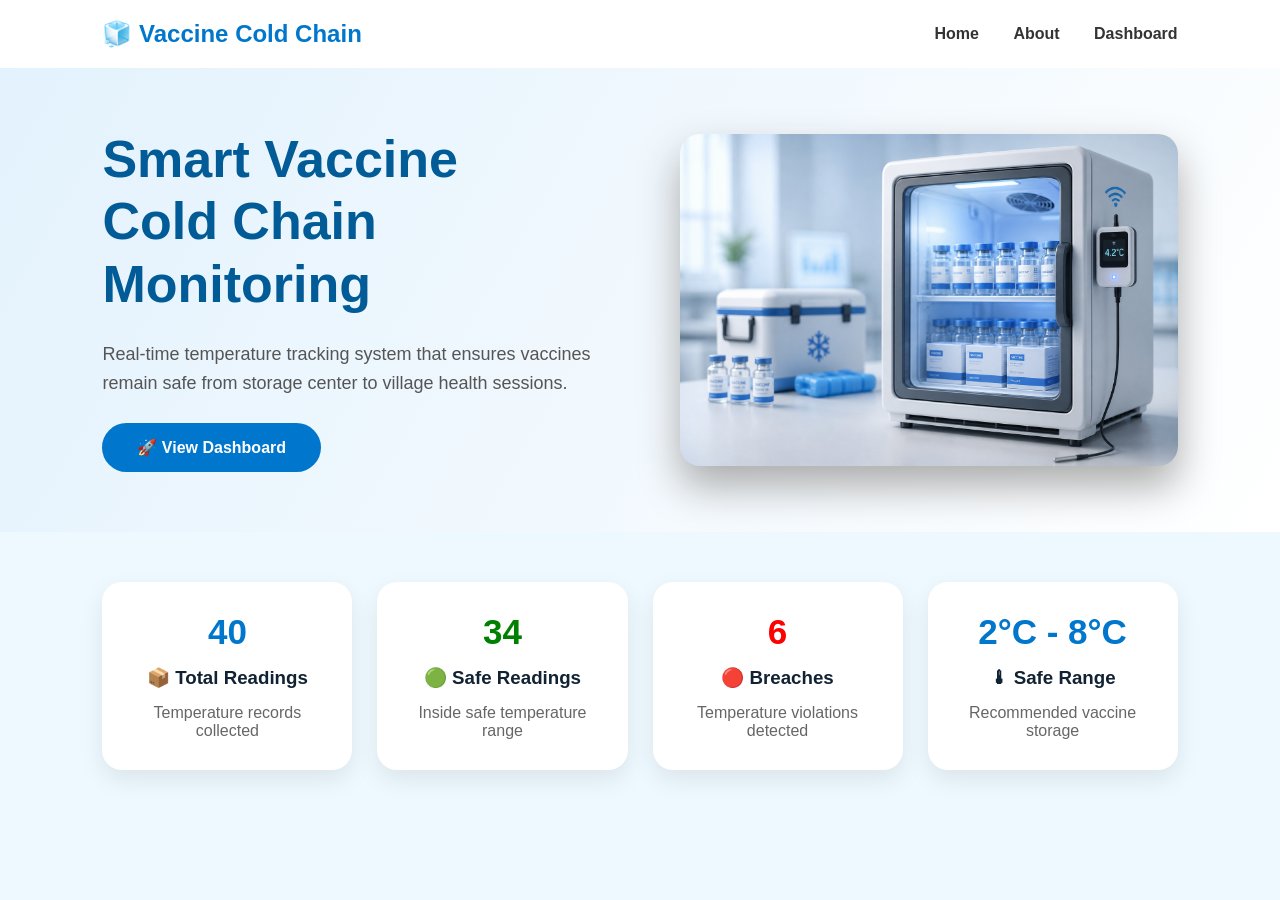
<file: sih_ast_progect/Vaccine-ColdChain-Monitor/index.html>
<!DOCTYPE html>
<html lang="en">

<head>

<meta charset="UTF-8">
<meta name="viewport" content="width=device-width, initial-scale=1.0">

<title>Vaccine Cold Chain</title>

<link rel="stylesheet" href="css/style.css">
<link rel="stylesheet" href="css/home.css">

</head>


<body>


<nav>

<div class="logo">
🧊 Vaccine Cold Chain
</div>


<div class="menu">

<a href="#">Home</a>
<a href="#about">About</a>
<a href="dashboard.html">Dashboard</a>

</div>

</nav>



<section class="hero">


<div class="hero-text">


<h1>
Smart Vaccine<br>
Cold Chain Monitoring
</h1>


<p>
Real-time temperature tracking system that ensures vaccines remain safe from storage center to village health sessions.
</p>


<a href="dashboard.html" class="btn">
🚀 View Dashboard
</a>


</div>



<div class="hero-image">
        <img src="images/vaccine_.png" alt="Vaccine Cold Chain">
    </div>


</section>





<section class="stats">


<div class="stat-card">

<h2>40</h2>

<h3>📦 Total Readings</h3>

<p>
Temperature records collected
</p>

</div>



<div class="stat-card safe">

<h2>34</h2>

<h3>🟢 Safe Readings</h3>

<p>
Inside safe temperature range
</p>

</div>




<div class="stat-card danger">

<h2>6</h2>

<h3>🔴 Breaches</h3>

<p>
Temperature violations detected
</p>

</div>




<div class="stat-card">

<h2>2°C - 8°C</h2>

<h3>🌡 Safe Range</h3>

<p>
Recommended vaccine storage
</p>

</div>






</body>

</html>
</file>
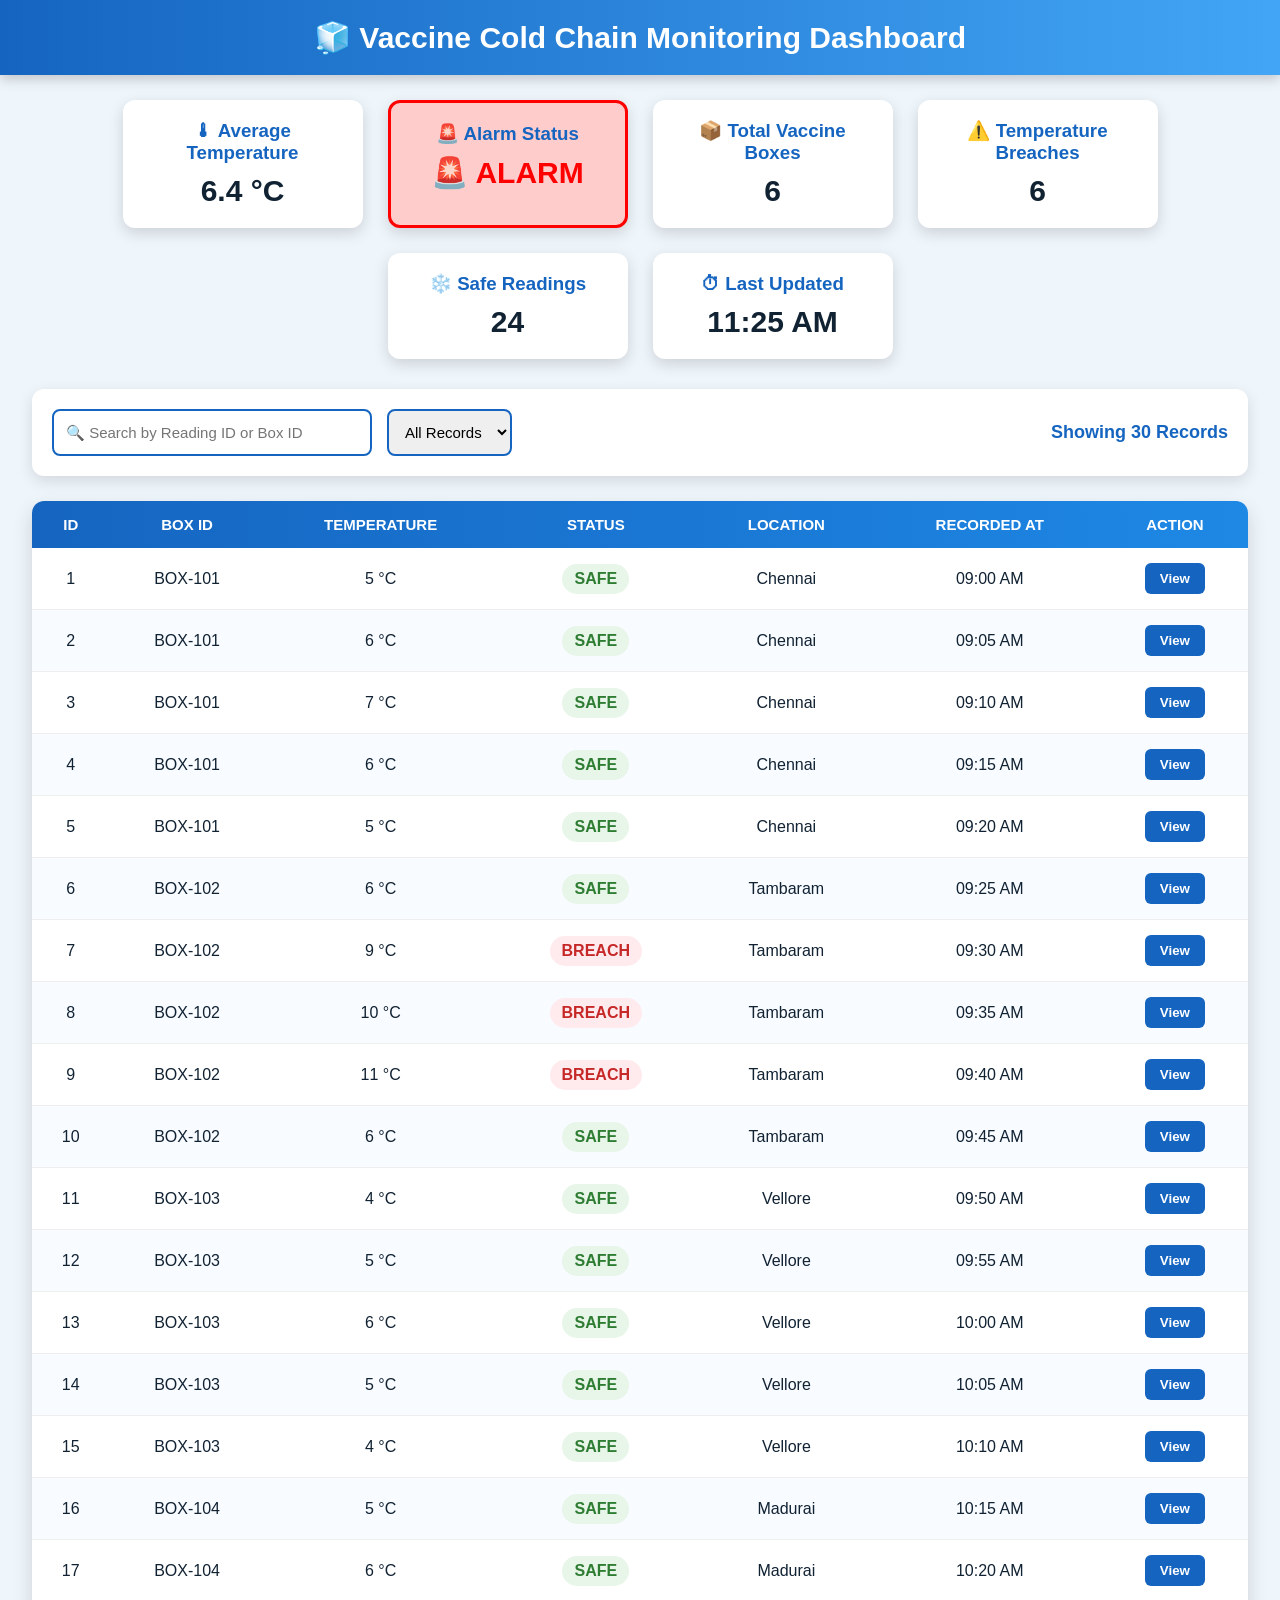
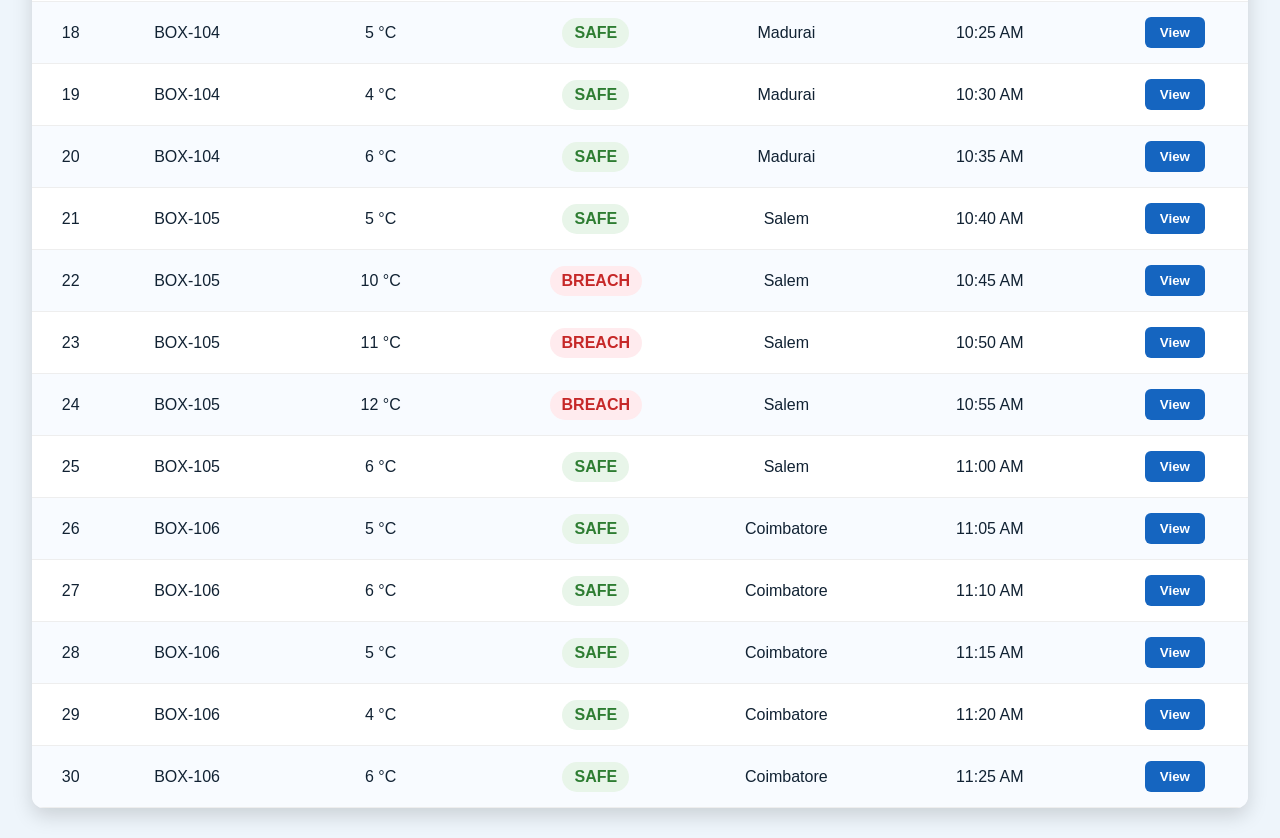
<file: sih_ast_progect/Vaccine-ColdChain-Monitor/dashboard.html>
<!doctype html>
<html lang="en">
  <head>
    <meta charset="UTF-8" />
    <meta name="viewport" content="width=device-width, initial-scale=1.0" />

    <title>Vaccine Cold Chain Dashboard</title>

    <link rel="stylesheet" href="css/style.css" />

    <style>
      * {
        margin: 0;
        padding: 0;
        box-sizing: border-box;
        font-family: Arial, sans-serif;
      }

      body {
        background: #eef5fb;
      }

      header {
        background: linear-gradient(90deg, #1565c0, #42a5f5);
        color: white;
        padding: 20px;
        text-align: center;
        font-size: 30px;
        font-weight: bold;
        box-shadow: 0 4px 12px rgba(0, 0, 0, 0.2);
      }

      .dashboard-cards {
        display: flex;
        justify-content: center;
        gap: 25px;
        flex-wrap: wrap;
        margin: 25px;
      }

      .card {
        background: white;
        padding: 20px;
        width: 240px;
        border-radius: 12px;
        text-align: center;
        box-shadow: 0 5px 15px rgba(0, 0, 0, 0.15);
      }

      .card h3 {
        color: #1565c0;
        margin-bottom: 10px;
      }

      .card h2 {
        font-size: 30px;
      }

      .container {
        width: 95%;
        margin: 30px auto;
      }

      .controls {
        display: flex;
        justify-content: space-between;
        align-items: center;
        flex-wrap: wrap;
        gap: 15px;
        background: white;
        padding: 20px;
        border-radius: 12px;
        box-shadow: 0 5px 15px rgba(0, 0, 0, 0.12);
        margin-bottom: 25px;
      }

      .left-controls {
        display: flex;
        gap: 15px;
        flex-wrap: wrap;
      }

      #search {
        width: 320px;
        padding: 12px;
        border: 2px solid #1565c0;
        border-radius: 8px;
        font-size: 15px;
      }

      #filter {
        padding: 12px;
        border: 2px solid #1565c0;
        border-radius: 8px;
        font-size: 15px;
        cursor: pointer;
      }

      #count {
        font-size: 18px;
        font-weight: bold;
        color: #1565c0;
      }

      table {
        width: 100%;
        border-collapse: collapse;
        background: white;
        border-radius: 12px;
        overflow: hidden;
        box-shadow: 0 8px 20px rgba(0, 0, 0, 0.15);
      }

      thead {
        background: linear-gradient(90deg, #1565c0, #1e88e5);
      }

      th {
        color: white;
        padding: 15px;
        font-size: 15px;
        text-transform: uppercase;
      }

      td {
        padding: 15px;
        text-align: center;
        border-bottom: 1px solid #eee;
      }

      tbody tr:nth-child(even) {
        background: #f8fbff;
      }

      tbody tr:hover {
        background: #e3f2fd;
      }

      .safe {
        background: #e8f5e9;
        color: #2e7d32;
        padding: 6px 12px;
        border-radius: 20px;
        font-weight: bold;
        display: inline-block;
      }

      .breach {
        background: #ffebee;
        color: #c62828;
        padding: 6px 12px;
        border-radius: 20px;
        font-weight: bold;
        display: inline-block;
      }

      .view-btn {
        background: #1565c0;
        color: white;
        border: none;
        padding: 8px 15px;
        border-radius: 6px;
        cursor: pointer;
        font-weight: bold;
      }

      .view-btn:hover {
        background: #0d47a1;
      }
    </style>
  </head>

  <body>
    <header>🧊 Vaccine Cold Chain Monitoring Dashboard</header>

    <!-- New Dashboard Cards -->

<div class="dashboard-cards">

  <div class="card">
    <h3>🌡 Average Temperature</h3>
    <h2 id="avgTemp">0 °C</h2>
  </div>


  <div class="card" id="alarmCard">
    <h3>🚨 Alarm Status</h3>
    <h2 id="alarmStatus">SAFE</h2>
  </div>


  <div class="card">
    <h3>📦 Total Vaccine Boxes</h3>
    <h2 id="boxCount">0</h2>
  </div>


  <div class="card">
    <h3>⚠️ Temperature Breaches</h3>
    <h2 id="breachCount">0</h2>
  </div>


  <div class="card">
    <h3>❄️ Safe Readings</h3>
    <h2 id="safeCount">0</h2>
  </div>


  <div class="card">
    <h3>⏱ Last Updated</h3>
    <h2 id="lastUpdate">--</h2>
  </div>

</div>    <div class="container">
      <div class="controls">
        <div class="left-controls">
          <input
            type="text"
            id="search"
            placeholder="🔍 Search by Reading ID or Box ID"
          />

          <select id="filter">
            <option value="all">All Records</option>
            <option value="safe">Safe</option>
            <option value="breach">Breach</option>
          </select>
        </div>

        <p id="count">Showing 0 Records</p>
      </div>

      <table>
        <thead>
          <tr>
            <th>ID</th>
            <th>Box ID</th>
            <th>Temperature</th>
            <th>Status</th>
            <th>Location</th>
            <th>Recorded At</th>
            <th>Action</th>
          </tr>
        </thead>

        <tbody id="tableBody">
          <tr>
            <td colspan="7">Loading Data...</td>
          </tr>
        </tbody>
      </table>
    </div>

    <script src="js/script.js"></script>
  </body>
</html>
</file>
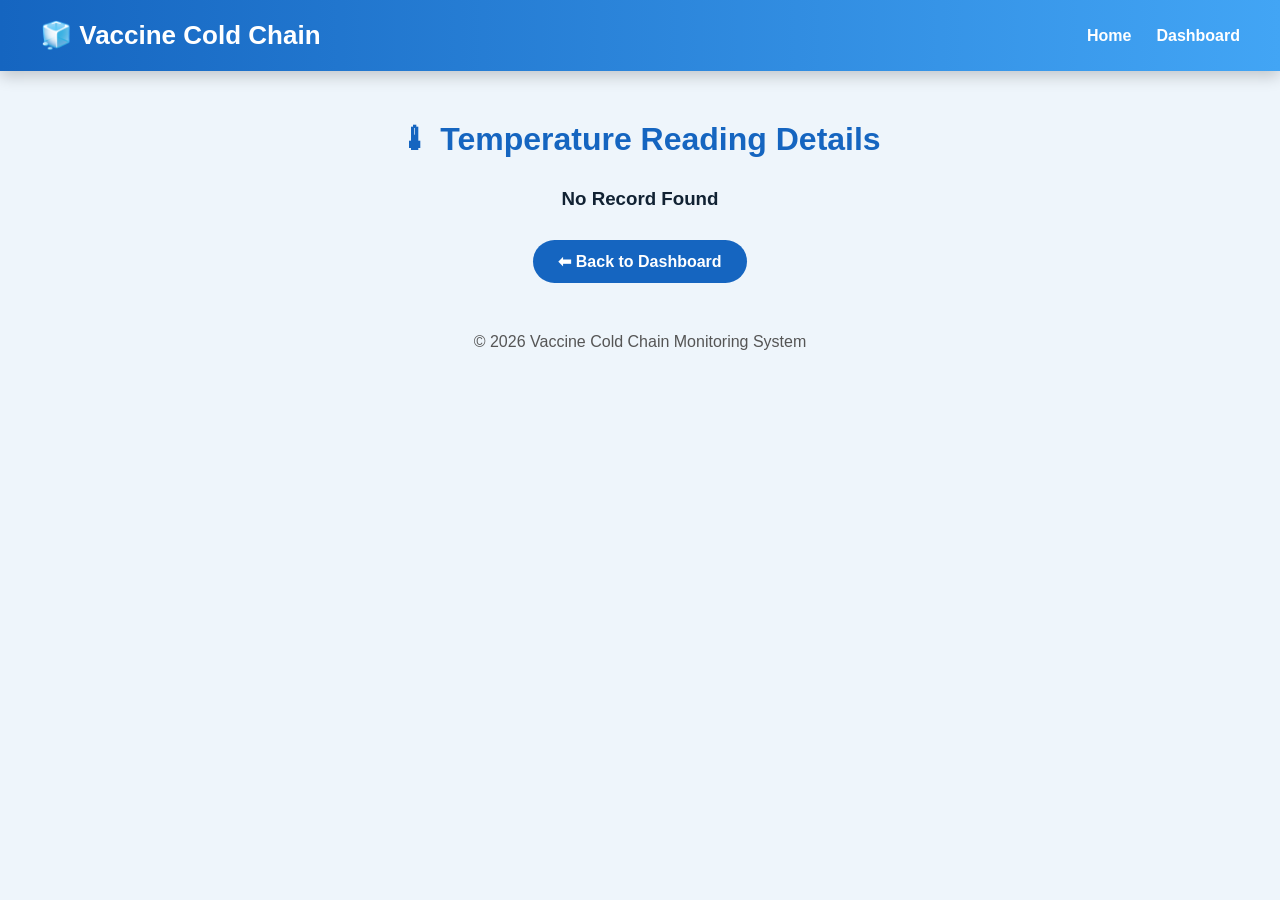
<file: sih_ast_progect/Vaccine-ColdChain-Monitor/details.html>
<!DOCTYPE html>
<html lang="en">

<head>

<meta charset="UTF-8">

<meta name="viewport" content="width=device-width, initial-scale=1.0">

<title>Temperature Reading Details</title>

<link rel="stylesheet" href="css/style.css">


<style>

*{
    margin:0;
    padding:0;
    box-sizing:border-box;
    font-family:"Segoe UI",Arial,sans-serif;
}


body{

    background:#eef5fb;

}


/* Navbar */

nav{

    background:linear-gradient(90deg,#1565c0,#42a5f5);

    color:white;

    padding:20px 40px;

    display:flex;

    justify-content:space-between;

    align-items:center;

    box-shadow:0 5px 15px rgba(0,0,0,0.2);

}


nav h2{

    font-size:26px;

}


nav ul{

    display:flex;

    gap:25px;

    list-style:none;

}


nav a{

    color:white;

    text-decoration:none;

    font-weight:bold;

}


nav a:hover{

    text-decoration:underline;

}



/* Main Container */

.details{

    width:90%;

    max-width:800px;

    margin:50px auto;

    text-align:center;

}



.details > h2{

    color:#1565c0;

    font-size:32px;

    margin-bottom:30px;

}



/* Details Card */

.detail-card{

    background:white;

    padding:35px;

    border-radius:20px;

    box-shadow:0 10px 25px rgba(0,0,0,0.15);

    animation:fade 0.5s ease;

}



@keyframes fade{

    from{

        opacity:0;

        transform:translateY(20px);

    }

    to{

        opacity:1;

        transform:translateY(0);

    }

}



.detail-card h2{

    color:#1565c0;

    margin-bottom:25px;

    font-size:28px;

}



.detail-card p{

    background:#f4f9ff;

    margin:15px 0;

    padding:15px;

    border-radius:12px;

    font-size:18px;

    font-weight:600;

}



/* Status */

.status-safe{

    color:green;

}


.status-danger{

    color:red;

}



/* Button */

.btn{

    display:inline-block;

    margin-top:30px;

    padding:12px 25px;

    background:#1565c0;

    color:white;

    border-radius:30px;

    text-decoration:none;

    font-weight:bold;

    transition:0.3s;

}


.btn:hover{

    background:#0d47a1;

    transform:scale(1.05);

}



/* Footer */

footer{

    text-align:center;

    margin-top:50px;

    color:#555;

}


</style>

</head>


<body>


<nav>

<h2>🧊 Vaccine Cold Chain</h2>


<ul>

<li>
<a href="index.html">Home</a>
</li>


<li>
<a href="dashboard.html">Dashboard</a>
</li>


</ul>

</nav>




<div class="details">


<h2>🌡 Temperature Reading Details</h2>



<div id="detailsBox">

<p>Loading...</p>

</div>



<a href="dashboard.html" class="btn">

⬅ Back to Dashboard

</a>



</div>




<footer>

<p>
© 2026 Vaccine Cold Chain Monitoring System
</p>

</footer>




<script src="js/details.js"></script>


</body>

</html>
</file>
<file: sih_ast_progect/Vaccine-ColdChain-Monitor/css/style.css>
*{
margin:0;
padding:0;
box-sizing:border-box;
font-family:'Segoe UI',sans-serif;
}


body{

background:#eef8ff;
color:#123;

}



/* Navbar */


nav{

display:flex;
justify-content:space-between;
align-items:center;
padding:20px 8%;

background:white;

box-shadow:0 5px 20px rgba(0,0,0,.08);

}


.logo{

font-size:24px;
font-weight:700;
color:#0077cc;

}


.menu a{

margin-left:30px;
text-decoration:none;
color:#333;
font-weight:600;

}


.menu a:hover{

color:#0077cc;

}




/* Hero */


.hero{

display:flex;
align-items:center;
justify-content:space-between;

padding:70px 8%;

}



.hero-text{

width:50%;

}


.hero-text h1{

font-size:50px;
line-height:1.2;

color:#005b96;

}



.hero-text p{

font-size:18px;

margin:25px 0;

color:#555;

line-height:1.6;

}



.btn{

background:#0077cc;

padding:15px 35px;

border-radius:30px;

color:white;

text-decoration:none;

font-weight:bold;

display:inline-block;

transition:.3s;

}



.btn:hover{

background:#004d80;

transform:translateY(-5px);

}



/* Image */


.hero-image img{

width:330px;

filter:drop-shadow(0 20px 20px #aaa);

}




/* Stats */


.stats{

display:grid;

grid-template-columns:repeat(4,1fr);

gap:25px;

padding:40px 8%;

}



.stat-card{

background:white;

padding:30px;

border-radius:20px;

text-align:center;

box-shadow:0 10px 25px rgba(0,0,0,.08);

transition:.3s;

}



.stat-card:hover{

transform:translateY(-10px);

}



.stat-card h2{

font-size:35px;

color:#0077cc;

margin-bottom:10px;

}



.stat-card h3{

margin-bottom:10px;

}



.stat-card p{

color:#666;

}



.safe h2{

color:green;

}


.danger h2{

color:red;

}




/* About */


.about{

margin:50px auto;

width:80%;

background:white;

padding:40px;

border-radius:25px;

box-shadow:0 10px 25px rgba(0,0,0,.08);

text-align:center;

}



.about h2{

color:#0077cc;

font-size:32px;

margin-bottom:20px;

}



.about p{

font-size:18px;

line-height:1.7;

color:#555;

}




@media(max-width:900px){

.hero{

flex-direction:column;

text-align:center;

}


.hero-text{

width:100%;

}


.stats{

grid-template-columns:1fr;

}

}
</file>
<file: sih_ast_progect/Vaccine-ColdChain-Monitor/css/home.css>
/* NAVBAR */

nav{

    display:flex;
    justify-content:space-between;
    align-items:center;
    padding:20px 8%;
    background:white;
    box-shadow:0 5px 20px rgba(0,0,0,0.08);

}


.logo{

    font-size:24px;
    font-weight:700;
    color:#0077cc;

}


.menu a{

    margin-left:30px;
    color:#333;
    font-weight:600;

}


.menu a:hover{

    color:#0077cc;

}



/* HERO SECTION */


.hero{

    display:flex;
    justify-content:space-between;
    align-items:center;
    padding:70px 8%;

    background:linear-gradient(
        120deg,
        #e3f2fd,
        #ffffff
    );

}



.hero-text{

    width:50%;

}



.hero-text h1{

    font-size:52px;
    color:#005b96;
    line-height:1.2;

}



.hero-text p{

    margin:25px 0;
    font-size:18px;
    line-height:1.6;
    color:#555;

}



.btn{

    display:inline-block;
    padding:15px 35px;
    background:#0077cc;
    color:white;
    border-radius:30px;
    font-weight:bold;
    transition:.3s;

}


.btn:hover{

    background:#004d80;
    transform:translateY(-5px);

}



/* IMAGE */


.hero-image img{

    width:330px;

}



/* STAT CARDS */


.stats{

    display:grid;
    grid-template-columns:repeat(4,1fr);
    gap:25px;
    padding:50px 8%;

}



.stat-card{

    background:white;
    padding:30px;
    text-align:center;
    border-radius:20px;

    box-shadow:
    0 10px 25px rgba(0,0,0,.08);

    transition:.3s;

}



.stat-card:hover{

    transform:translateY(-10px);

}



.stat-card h2{

    color:#0077cc;
    font-size:35px;

}



.stat-card h3{

    margin:15px 0;

}



.stat-card p{

    color:#666;

}



.safe h2{

    color:green;

}



.danger h2{

    color:red;

}



/* ABOUT */


.about{

    width:80%;
    margin:30px auto;
    background:white;

    padding:40px;

    border-radius:25px;

    text-align:center;

    box-shadow:0 10px 25px rgba(0,0,0,.08);

}



.about h2{

    color:#0077cc;
    font-size:32px;
    margin-bottom:20px;

}



.about p{

    font-size:18px;
    line-height:1.7;
    color:#555;

}



@media(max-width:900px){

.hero{

    flex-direction:column;
    text-align:center;

}

.hero-text{

    width:100%;

}

.stats{

    grid-template-columns:1fr;

}

}
.hero {
    display: flex;
    align-items: center;
    justify-content: space-between;
    gap: 40px;
    padding: 60px 8%;
    min-height: 360px;
}

.hero-image {
    flex: 1;
    display: flex;
    justify-content: center;
    align-items: center;
}

.hero-image img {
    width: 700px;
    max-width: 100%;
    height: auto;
    object-fit: contain;
    border-radius: 20px;
}
</file>
